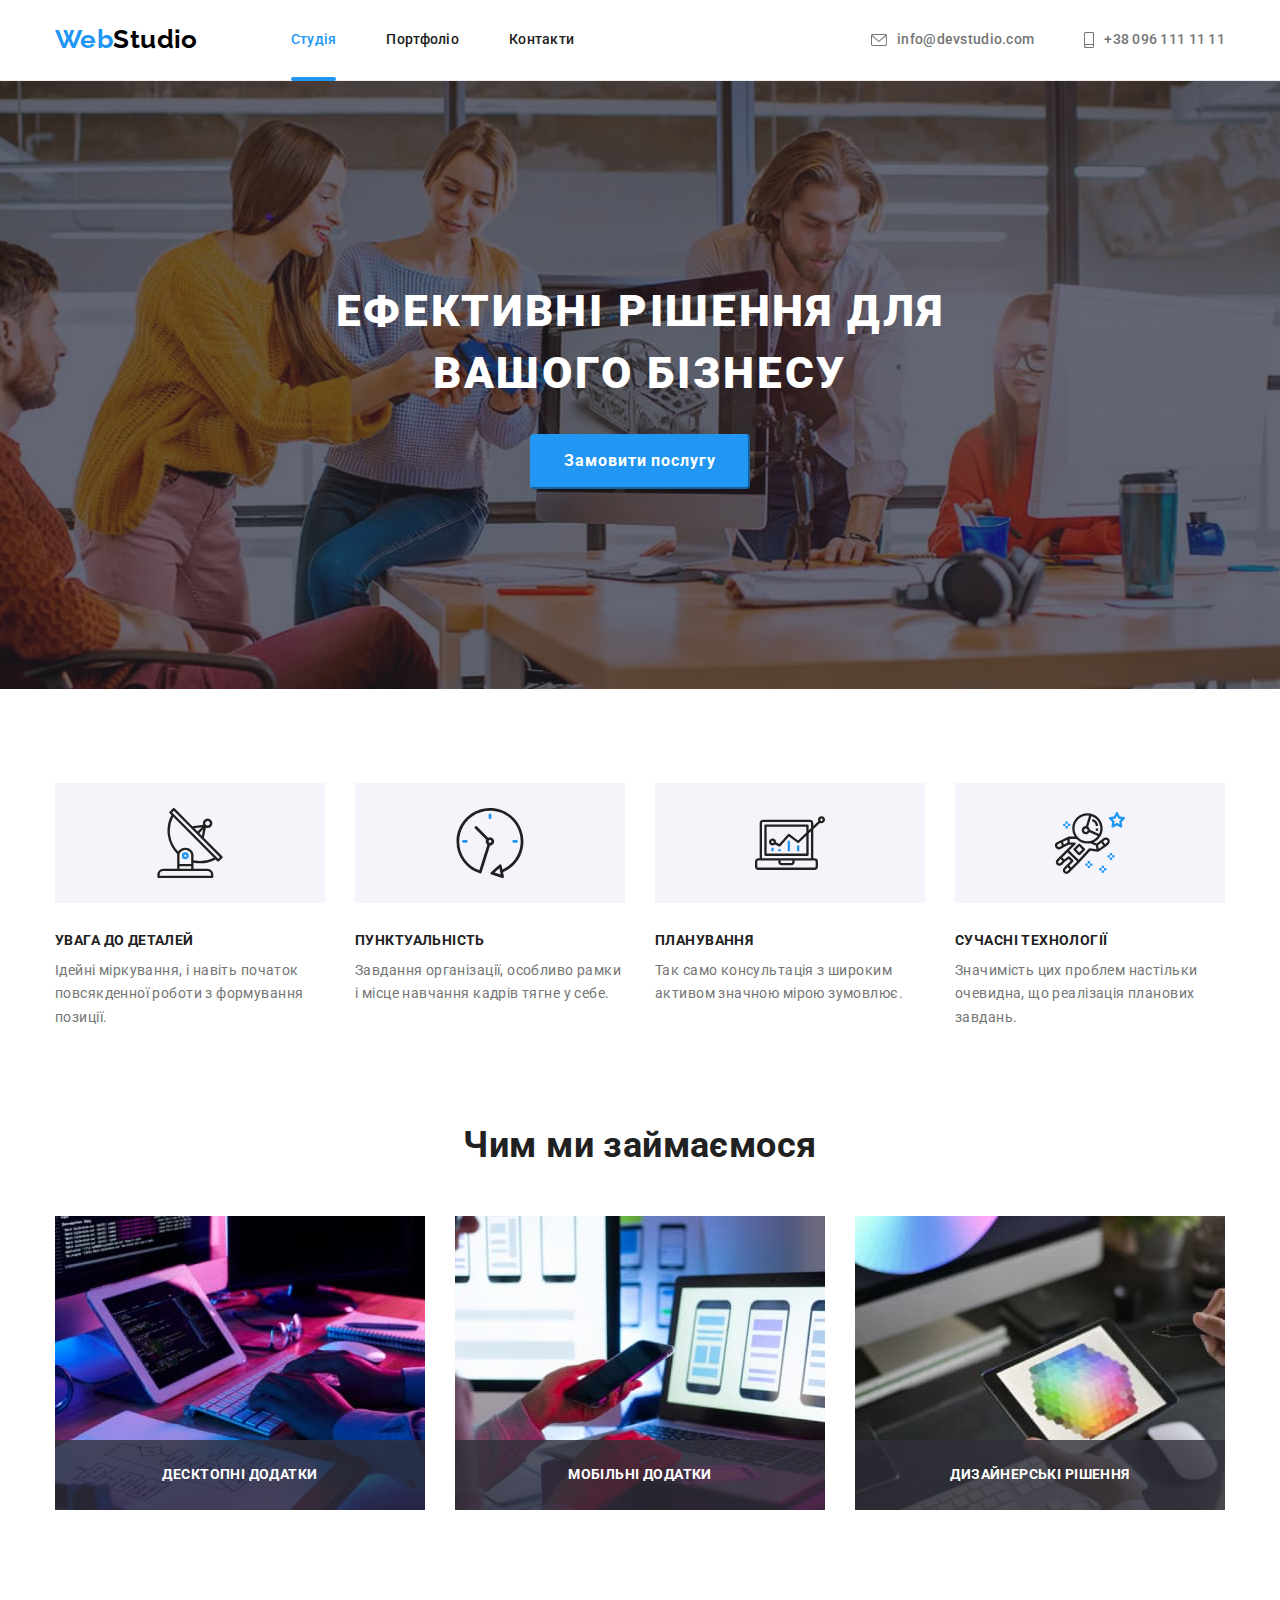
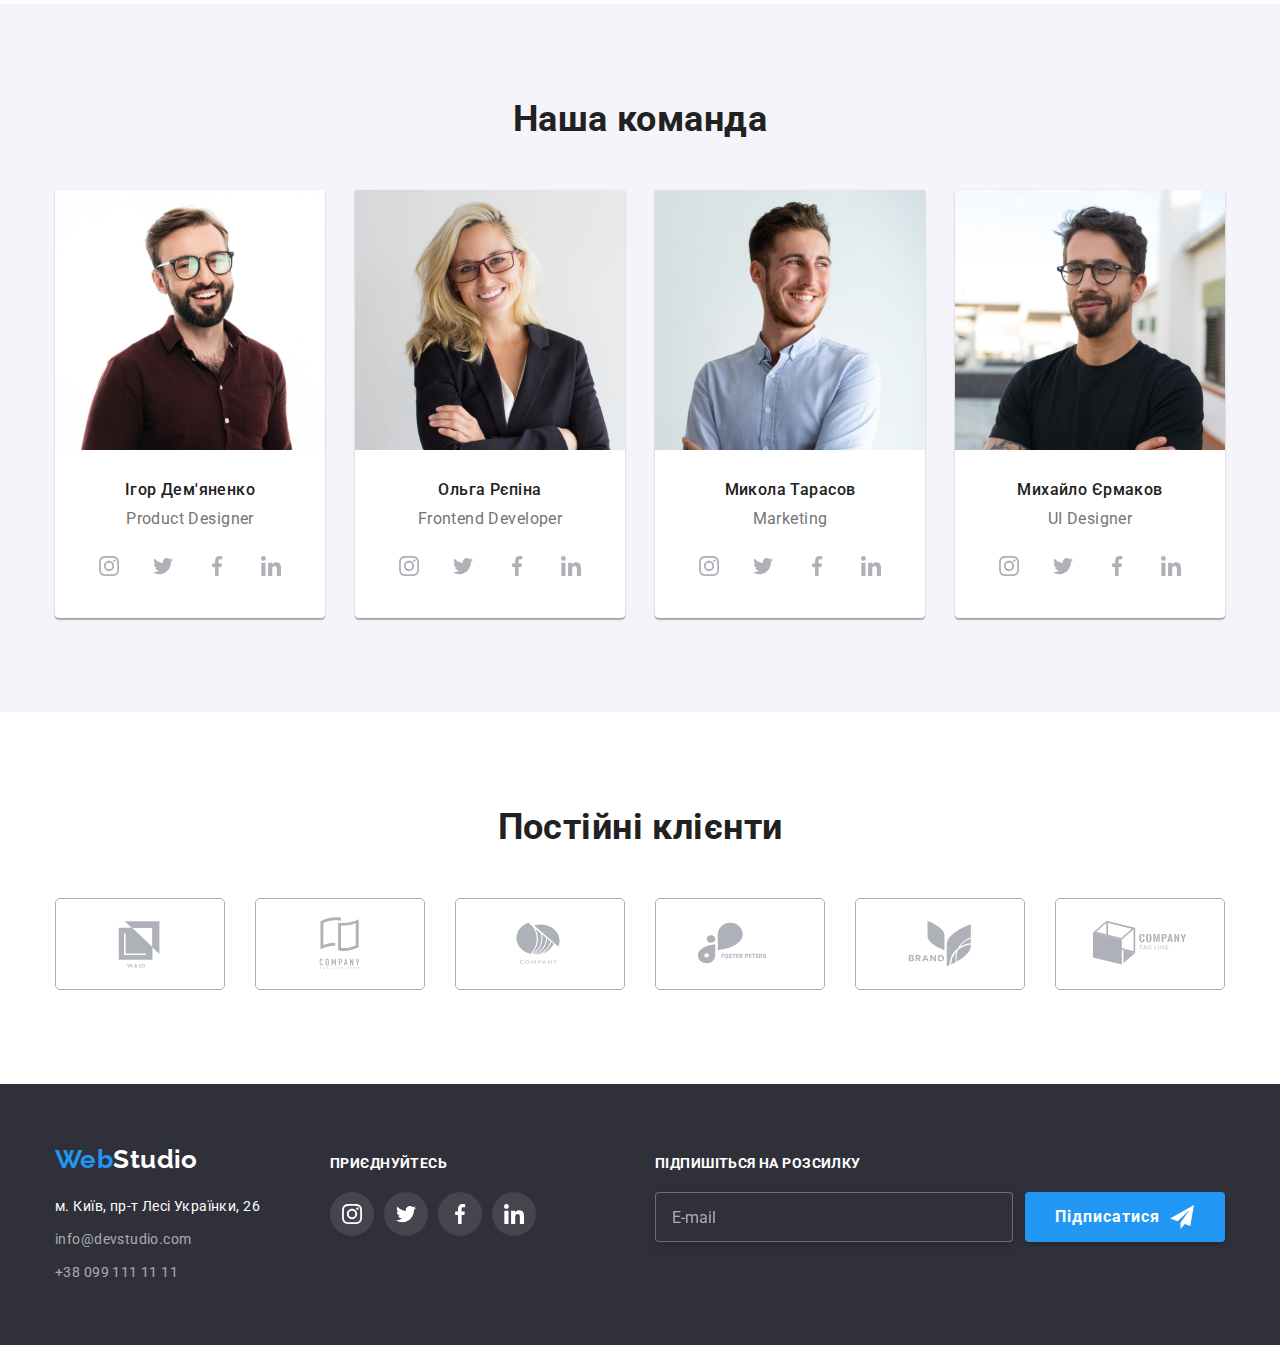
<file: index.html>
<!DOCTYPE html>
<html lang="uk">
  <head>
    <meta charset="UTF-8" />
    <meta http-equiv="X-UA-Compatible" content="IE=edge" />
    <meta name="viewport" content="width=device-width, initial-scale=1.0" />
    <title>document</title>
    <link rel="preconnect" href="https://fonts.googleapis.com" />
    <link rel="preconnect" href="https://fonts.gstatic.com" crossorigin />
    <link
      href="https://fonts.googleapis.com/css2?family=Raleway:wght@700&family=Roboto:wght@400;500;700;900&display=swap"
      rel="stylesheet"
    />
    <link
      rel="stylesheet"
      href="https://cdnjs.cloudflare.com/ajax/libs/modern-normalize/1.1.0/modern-normalize.min.css"
    />
    <link rel="stylesheet" href="./css/styles.css" />
  </head>
  <body>
    <!-- Шапка сайту -->
    <header>
      <div class="container main-nav">
        <nav class="menu">
          <a href="index.html" class="logo-web"
            >Web<span class="logo-studio">Studio</span>
          </a>
          <ul class="menu-link">
            <li><a href="#" class="link current">Студія</a></li>
            <li><a href="./portfolio.html" class="link">Портфоліо</a></li>
            <li><a href="#" class="link">Контакти</a></li>
          </ul>
        </nav>
        <ul class="contacts">
          <li class="list-contacts-header">
            <a class="link-contacts-header" href="mailto:info@devstudio.com">
              <svg class="letter" aria-label="Іконка пошти" width="16px" height="12px">
              <use href="./images/icons.svg#icon-envelope"></use>  
             </svg>
               info@devstudio.com</a></li>
          <li class="list-contacts-header">
            <a class="link-contacts-header" href="tel:+380961111111">
              <svg class="smartphone" aria-label="Іконка телефону" width="10px" height="16px">
              <use  href="./images/icons.svg#icon-smartphone"></use> 
              </svg>
              +38 096 111 11 11</a>
            </li>
        </ul>
      </div>
    </header>
    <!-- Головний контент -->
    <main>
      <section class="main-content back-image">
        <div class="container">
          <h1 class="title">Ефективні рішення для вашого бізнесу</h1>
          <button class="main-button" type="button" data-modal-open>Замовити послугу</button>
        </div>
      </section>
      <section class="section-features">
        <div class="container">
          <h2 class="section-title visually-hidden">Наші переваги</h2>
          <ul class="list-features">
            <li class="item-features">
              <div class="icon-features">
                <svg aria-label="Іконка антени" width="70px" height="70px">
                  <use href="./images/icons.svg#icon-antenna-1"></use> 
                </svg> 
              </div>
              <h3>УВАГА ДО ДЕТАЛЕЙ</h3>
              <p>
                Ідейні міркування, і навіть початок повсякденної роботи з
                формування позиції.
              </p>
            </li>
            <li class="item-features">
              <div class="icon-features">
                <svg aria-label="Іконка годинника" width="70px" height="70px">
                  <use href="./images/icons.svg#icon-clock-1"></use>
                </svg>
              </div>
              <h3>ПУНКТУАЛЬНІСТЬ</h3>
              <p>
                Завдання організації, особливо рамки і місце навчання кадрів
                тягне у себе.
              </p>
            </li>
            <li class="item-features">
              <div class="icon-features">
                <svg aria-label="Іконка діаграми" width="70px" height="70px">
                  <use href="./images/icons.svg#icon-diagram-1"></use>
                </svg>
              </div>
              <h3>ПЛАНУВАННЯ</h3>
              <p>
                Так само консультація з широким активом значною мірою зумовлює.
              </p>
            </li>
            <li class="item-features">
              <div class="icon-features">
                <svg aria-label="Іконка космонавта" width="70px" height="70px">
                  <use href="./images/icons.svg#icon-astronaut-1"></use>
                </svg>
              </div>
              <h3>СУЧАСНІ ТЕХНОЛОГІЇ</h3>
              <p>
                Значимість цих проблем настільки очевидна, що реалізація
                планових завдань.
              </p>
            </li>
          </ul>
        </div>
      </section>
      <section class="section-work">
        <div class="container">
          <h2 class="section-title">Чим ми займаємося</h2>
          <ul class="work-list">
            <li>
              <div class="thumb-work">
              <img
                src="./images/box1.jpg"
                alt="програміст працює на компьютері"
                width="370"
              />
              <p class="thumb-work-text">ДЕСКТОПНІ ДОДАТКИ</p>
            </div>
            </li>
            <li>
              <div class="thumb-work">
                <img
                src="./images/box2.jpg"
                alt="програміст працює на телефоні та ноутбуці"
                width="370"
              />
                <p class="thumb-work-text">МОБІЛЬНІ ДОДАТКИ</p>
              </div>
            </li>
            <li>
              <div class="thumb-work">
                <img
                src="./images/box3.jpg"
                alt="програміст працює на планшеті"
                width="370"
              />
                <p class="thumb-work-text">ДИЗАЙНЕРСЬКІ РІШЕННЯ</p>
              </div>
              
            </li>
          </ul>
        </div>
      </section>
      <section class="section-team">
        <div class="container">
          <h2 class="section-title">Наша команда</h2>
          <ul class="list-team">
            <li class="list-item">
              <img
                src="./images/member1.jpg"
                alt="Фото Ігоря Демьяненко"
                width="270"
              />
              <div class="item-text">
              <h3>Ігор Дем'яненко</h3>
              <p>Product Designer</p>
              
              <ul class="social-list-team">
              <li class="social-item-team">
                <a href="" class="social-link-team">
                  <svg class="icon-insta" aria-label="Іконка інстаграмм" width="20px" height="20px">
                    <use href="./images/icons.svg#icon-instagram-2"></use>    
                  </svg>
                </a>
              </li>
              <li class="social-item-team">
                <a href="" class="social-link-team">
                  <svg class="icon-twitt" aria-label="Іконка твіттер" width="20px" height="20px">
                   <use href="./images/icons.svg#icon-twitter"></use> 
                  </svg>
                </a>
              </li>
              <li class="social-item-team">
                <a href="" class="social-link-team">
                  <svg class="icon-face" aria-label="Іконка фейсбук" width="20px" height="20px">
                    <use href="./images/icons.svg#icon-facebook-1"></use>
                  </svg>
                </a>
              </li>
              <li class="social-item-team">
                <a href="" class="social-link-team">
                  <svg class="icon-linked" aria-label="Іконка лінкед-ін" width="20px" height="20px">
                    <use href="./images/icons.svg#icon-linkedin-1"></use>
                  </svg>
                </a>
              </li>
              </ul>
            </div>
            </li>
            <li class="list-item">
              <img
                src="./images/member2.jpg"
                alt="Фото Ірини Рєпіної"
                width="270"
              />
              <div class="item-text">
              <h3>Ольга Рєпіна</h3>
              <p>Frontend Developer</p>
              
              <ul class="social-list-team">
                <li class="social-item-team">
                  <a href="" class="social-link-team">
                    <svg class="icon-insta" aria-label="Іконка інстаграмм" width="20px" height="20px">
                      <use href="./images/icons.svg#icon-instagram-2"></use>    
                    </svg>
                  </a>
                </li>
                <li class="social-item-team">
                  <a href="" class="social-link-team">
                    <svg class="icon-twitt" aria-label="Іконка твіттер" width="20px" height="20px">
                     <use href="./images/icons.svg#icon-twitter"></use> 
                    </svg>
                  </a>
                </li>
                <li class="social-item-team">
                  <a href="" class="social-link-team">
                    <svg class="icon-face" aria-label="Іконка фейсбук" width="20px" height="20px">
                      <use href="./images/icons.svg#icon-facebook-1"></use>
                    </svg>
                  </a>
                </li>
                <li class="social-item-team">
                  <a href="" class="social-link-team">
                    <svg class="icon-linked" aria-label="Іконка лінкед-ін" width="20px" height="20px">
                      <use href="./images/icons.svg#icon-linkedin-1"></use>
                    </svg>
                  </a>
                </li>
                </ul>
              </div>
            </li>
            <li class="list-item">
              <img
                src="./images/member3.jpg"
                alt="Фото Миколи Тарасова"
                width="270"
              />
              <div class="item-text">
              <h3>Микола Тарасов</h3>
              <p>Marketing</p>
              
              <ul class="social-list-team">
                <li class="social-item-team">
                  <a href="" class="social-link-team">
                    <svg class="icon-insta" aria-label="Іконка інстаграмм" width="20px" height="20px">
                      <use href="./images/icons.svg#icon-instagram-2"></use>    
                    </svg>
                  </a>
                </li>
                <li class="social-item-team">
                  <a href="" class="social-link-team">
                    <svg class="icon-twitt" aria-label="Іконка твіттер" width="20px" height="20px">
                     <use href="./images/icons.svg#icon-twitter"></use> 
                    </svg>
                  </a>
                </li>
                <li class="social-item-team">
                  <a href="" class="social-link-team">
                    <svg class="icon-face" aria-label="Іконка фейсбук" width="20px" height="20px">
                      <use href="./images/icons.svg#icon-facebook-1"></use>
                    </svg>
                  </a>
                </li>
                <li class="social-item-team">
                  <a href="" class="social-link-team">
                    <svg class="icon-linked" aria-label="Іконка лінкед-ін" width="20px" height="20px">
                      <use href="./images/icons.svg#icon-linkedin-1"></use>
                    </svg>
                  </a>
                </li>
                </ul>
              </div>
            </li>
            <li class="list-item">
              <img
                src="./images/member4.jpg"
                alt="Фото Михайла Єрмакова"
                width="270"
              />
              <div class="item-text">
              <h3>Михайло Єрмаков</h3>
              <p>UI Designer</p>
              
              <ul class="social-list-team">
                <li class="social-item-team">
                  <a href="" class="social-link-team">
                    <svg class="icon-insta" aria-label="Іконка інстаграмм" width="20px" height="20px">
                      <use href="./images/icons.svg#icon-instagram-2"></use>    
                    </svg>
                  </a>
                </li>
                <li class="social-item-team">
                  <a href="" class="social-link-team">
                    <svg class="icon-twitt" aria-label="Іконка твіттер" width="20px" height="20px">
                     <use href="./images/icons.svg#icon-twitter"></use> 
                    </svg>
                  </a>
                </li>
                <li class="social-item-team">
                  <a href="" class="social-link-team">
                    <svg class="icon-face" aria-label="Іконка фейсбук" width="20px" height="20px">
                      <use href="./images/icons.svg#icon-facebook-1"></use>
                    </svg>
                  </a>
                </li>
                <li class="social-item-team">
                  <a href="" class="social-link-team">
                    <svg class="icon-linked" aria-label="Іконка лінкед-ін" width="20px" height="20px">
                      <use href="./images/icons.svg#icon-linkedin-1"></use>
                    </svg>
                  </a>
                </li>
                </ul>
              </div>
            </li>
          </ul>
        </div>
      </section>
      <section class="section-clients">
        <div class="container">
      <h2 class="section-title">Постійні клієнти</h2>
      <ul class="list-clients">
      <li class="item-clients">
        <a class="link-clients" href="">
          <svg class="icon logo1" width="106px" height="60px">
            <use href="./images/icons.svg#icon-logo1"></use>
          </svg>
        </a>
      </li>
      <li class="item-clients">
        <a class="link-clients" href="">
          <svg class="icon logo2" width="106px" height="60px">
            <use href="./images/icons.svg#icon-logo2"></use>
          </svg>
        </a>
      </li>
      <li class="item-clients">
        <a class="link-clients" href="">
          <svg class="icon logo3" width="106px" height="60px">
            <use href="./images/icons.svg#icon-logo3"></use>
          </svg>
        </a>
      </li>
      <li class="item-clients">
        <a class="link-clients" href="">
          <svg class="icon logo4" width="106px" height="60px">
            <use href="./images/icons.svg#icon-logo4"></use>
          </svg>
        </a>
      </li>
      <li class="item-clients">
        <a class="link-clients" href="">
          <svg class="icon logo5" width="106px" height="60px">
            <use href="./images/icons.svg#icon-logo5"></use>
          </svg>
        </a>
      </li>
      <li class="item-clients">
        <a class="link-clients" href="">
          <svg class="icon logo6" width="106px" height="60px">
            <use href="./images/icons.svg#icon-logo6"></use>
          </svg>
        </a>
      </li>
      </ul>
        </div>
      </section>
    </main>
    <!-- Підвал -->
    <footer class="back-footer">
      <div class="container footer">
        <div>
        <a href="index.html" class="logo-web-footer"
          >Web<span class="logo-footer">Studio</span>
        </a>
        <address class="footer-contacts">
          <ul class="list-contacts">
            <li class="item-footer">
              <a
                href="https://goo.gl/maps/CPtrU1FHBa2aNyZL9"
                target="_blank"
                rel="noopener noreferrer nofollow"
                >м. Київ, пр-т Лесі Українки, 26</a
              >
            </li>
            <li class="item-footer">
              <a class="mail" href="mailto:info@devstudio.com">
                info@devstudio.com</a
              >
            </li>
            <li class="item-footer">
              <a class="tell" href="tel:+380991111111">+38 099 111 11 11</a>
            </li>
          </ul>
        </address>
        </div>
        <div class="social-footer">
          <p class="social-text-footer">ПРИЄДНУЙТЕСЬ</p>
          <ul class="social-list-footer">
            <li class="social-item-footer">
              <a href="" class="social-link-footer">
                <svg class="icon-insta" aria-label="Іконка інстаграмм" width="20px" height="20px">
                  <use href="./images/icons.svg#icon-instagram-2"></use>    
                </svg>
              </a>
            </li>
            <li class="social-item-team">
              <a href="" class="social-link-footer">
                <svg class="icon-twitt" aria-label="Іконка твіттер" width="20px" height="20px">
                 <use href="./images/icons.svg#icon-twitter"></use> 
                </svg>
              </a>
            </li>
            <li class="social-item-team">
              <a href="" class="social-link-footer">
                <svg class="icon-face" aria-label="Іконка фейсбук" width="20px" height="20px">
                  <use href="./images/icons.svg#icon-facebook-1"></use>
                </svg>
              </a>
            </li>
            <li class="social-item-team">
              <a href="" class="social-link-footer">
                <svg class="icon-linked" aria-label="Іконка лінкед-ін" width="20px" height="20px">
                  <use href="./images/icons.svg#icon-linkedin-1"></use>
                </svg>
              </a>
            </li>
            </ul>
        </div>
        <form class="footer-form" name="form-footer" autocomplete="on">
          <p class="form-title">
            ПІДПИШІТЬСЯ НА РОЗСИЛКУ
          </p> 
          <div class="footer-form-send">
          <label for="user-email">  
          <input type="email" name="user-email" placeholder="E-mail" id="user-email" class="form-email"></label>
          <button type="submit" class="form-btn">Підписатися
            <svg class="icon-btn-form">
              <use href="./images/icons.svg#icon-send"></use>
            </svg>
          </button>
          </div>
        </form>
      </div>
    </footer>
    <div class="backdrop is-hidden" data-modal>
      <div class="modal-studio">
        <button class="button-modal" type="button" data-modal-close>
        <svg class="icon-modal" aria-label="Кнопка закриття" width="18px" height="18px">
          <use href="./images/icons.svg#icon-close-black"></use>
        </svg>
      </button>
      <p class="form-modal-title">Залиште свої дані, ми вам передзвонимо</p>
      <form name="form-modal" autocomplete="on">
        
        <label class="field-label"> <span class="label-description">Ім'я</span>
        <span class="form-container">
        <input class="form-input" type="text" name="user-name" required>
        <svg class="icon-form-input" aria-label="Іконка чоловіка" width="18px" height="18px">
          <use href="./images/icons.svg#icon-person-black"></use>
        </svg>
        </span>
        </label>
                
          <label class="field-label"> <span class="label-description">Телефон</span>
            <span class="form-container">
          <input class="form-input" type="tel" name="user-tel" required>
          <svg class="icon-form-input" aria-label="Іконка чоловіка" width="18px" height="18px">
            <use href="./images/icons.svg#icon-phone-black"></use>
          </svg>
          </span>
        </label>
          
            <label class="field-label"> <span class="label-description">Пошта</span>
              <span class="form-container">
              <input class="form-input" type="email" name="user-email" required>
              <svg class="icon-form-input" aria-label="Іконка чоловіка" width="18px" height="18px">
                <use href="./images/icons.svg#icon-email-black"></use>
              </svg>
              </span>
            </label>
            
            <label class="textarea-label">
              <span class="label-description">Коментар</span>
              <textarea class="feedback" name="feedback-user" placeholder="Введіть текст"></textarea>
            </label>
            
              <label class="agreement-label" >
                <input class="agreement-input visually-hidden" type="checkbox" name="user-agreement" value="agreement" required>
                Погоджуюся з розсилкою та приймаю  &nbsp <a class="agreement-link" href="">Умови договору</a>
                <svg class="icon-agreement" aria-label="Іконка згоди" width="16px" height="15px">
                  <use class="icon-vector" href="./images/icons.svg#icon-vector"></use>
                </svg>
              </label>
            <button class="form-modal-btn" type="submit">Відправити</button>
      </form>
      </div>
    </div>
    <script src="./JS/modal.js"></script>
  </body>
</html>
</file>
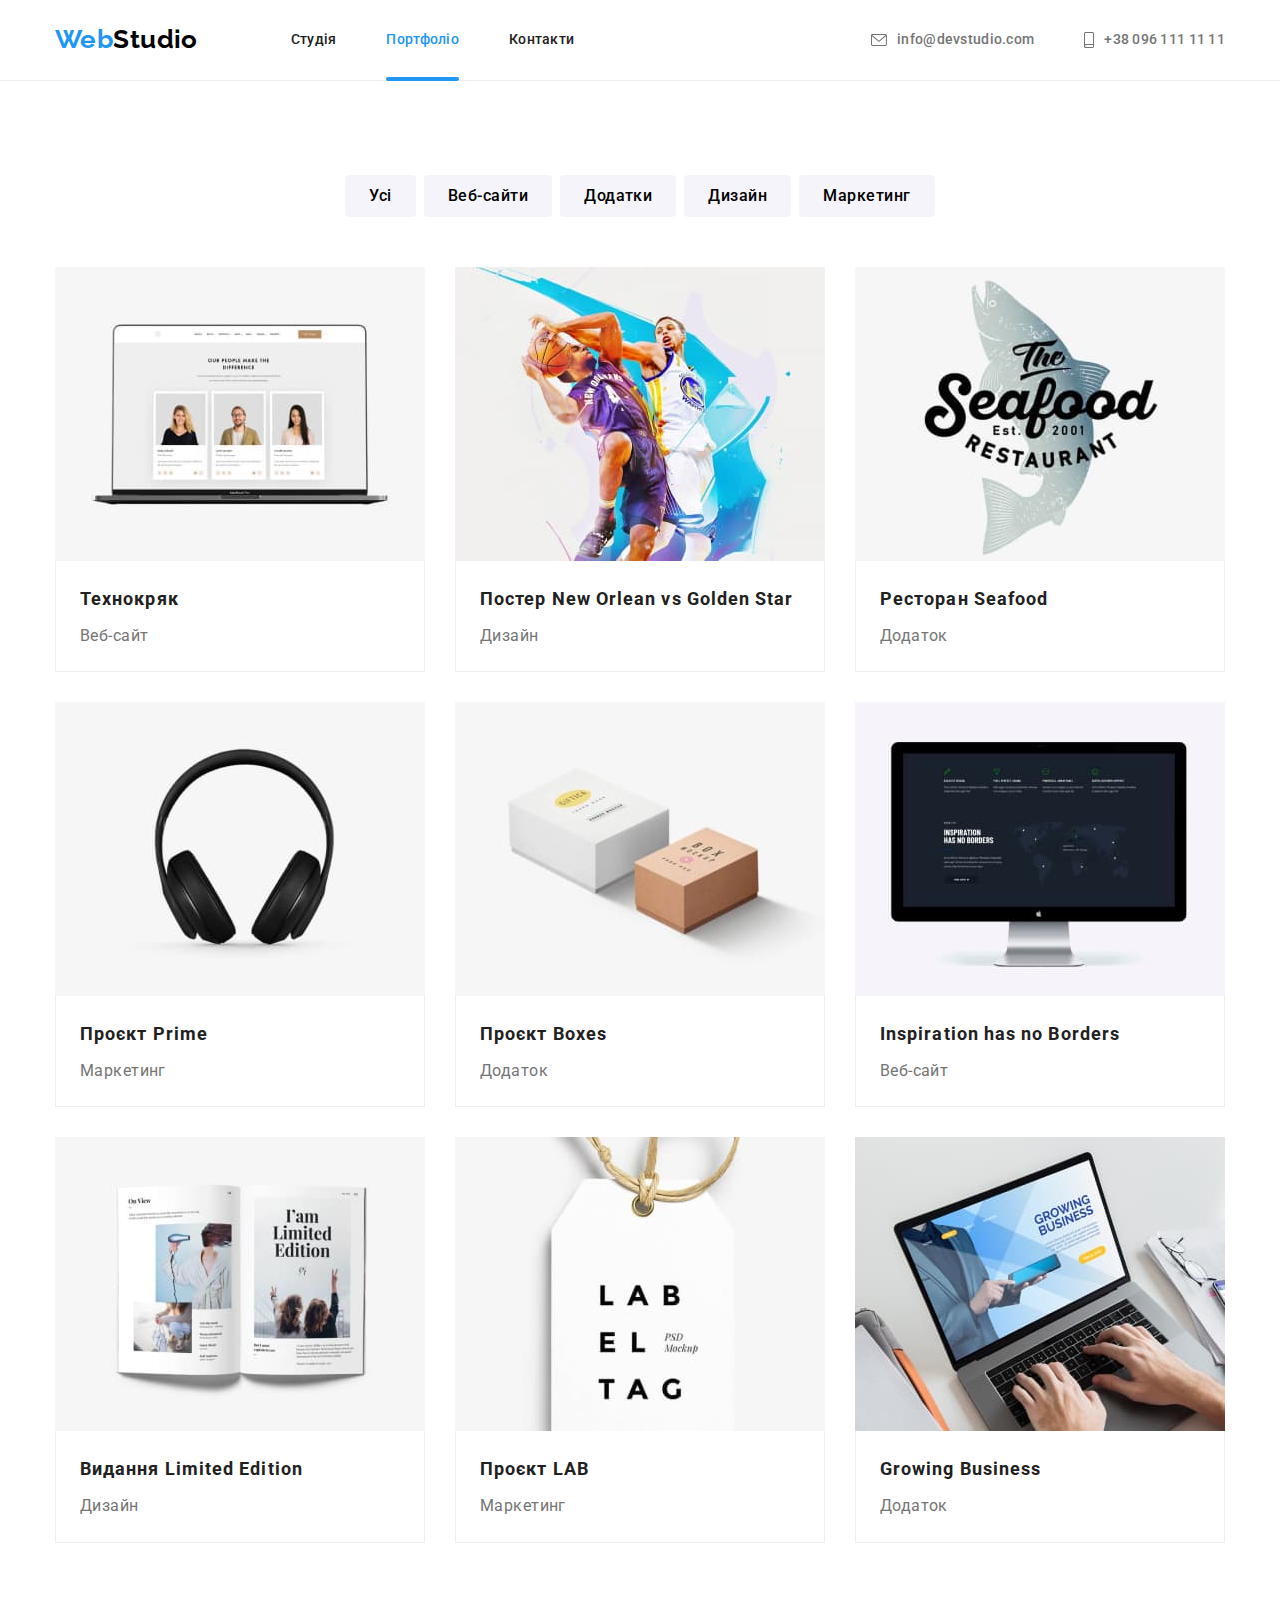
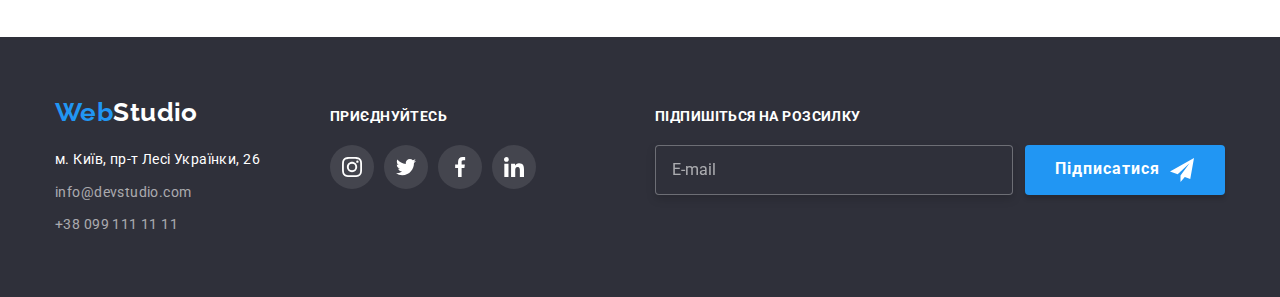
<file: portfolio.html>
<!DOCTYPE html>
<html lang="uk">
  <head>
    <meta charset="UTF-8" />
    <meta http-equiv="X-UA-Compatible" content="IE=edge" />
    <meta name="viewport" content="width=device-width, initial-scale=1.0" />
    <title>Portfolio</title>
    <link rel="preconnect" href="https://fonts.googleapis.com" />
    <link rel="preconnect" href="https://fonts.gstatic.com" crossorigin />
    <link
      href="https://fonts.googleapis.com/css2?family=Raleway:wght@700&family=Roboto:wght@400;500;700;900&display=swap"
      rel="stylesheet"
    />
    <link
      rel="stylesheet"
      href="https://cdnjs.cloudflare.com/ajax/libs/modern-normalize/1.1.0/modern-normalize.min.css"
    />
    <link rel="stylesheet" href="./css/styles.css" />
  </head>
  <body>
    <!-- Шапка сайту -->
    <header class="main-navigation">
      <div class="container main-nav">
        <nav class="menu">
          <a href="index.html" class="logo-web"
            >Web<span class="logo-studio">Studio</span>
          </a>
          <ul class="menu-link">
            <li><a href="./index.html" class="link">Студія</a></li>
            <li><a href="#" class="link current">Портфоліо</a></li>
            <li><a href="#" class="link">Контакти</a></li>
          </ul>
        </nav>
        <ul class="contacts">
          <li class="list-contacts-header">
            <a class="link-contacts-header" href="mailto:info@devstudio.com">
              <svg class="letter" aria-label="Іконка пошти" width="16px" height="12px">
              <use href="./images/icons.svg#icon-envelope"></use>  
             </svg>
               info@devstudio.com</a></li>
          <li class="list-contacts-header">
            <a class="link-contacts-header" href="tel:+380961111111">
              <svg class="smartphone" aria-label="Іконка телефону" width="10px" height="16px">
              <use href="./images/icons.svg#icon-smartphone"></use>
            </svg>
              +38 096 111 11 11</a>
            </li>
        </ul>
      </div>
    </header>

    <!-- <Головний контент> -->
    <main>
      <section class="section-main">
        <div class="container">
          <h1 class="visually-hidden">Портфоліо</h1>
          <ul class="button-nav">
            <li class="button-list">
              <button type="button" class="button-item">Усі</button>
            </li>
            <li class="button-list">
              <button type="button" class="button-item">Веб-сайти</button>
            </li>
            <li class="button-list">
              <button type="button" class="button-item">Додатки</button>
            </li>
            <li class="button-list">
              <button type="button" class="button-item">Дизайн</button>
            </li>
            <li class="button-list">
              <button type="button" class="button-item">Маркетинг</button>
            </li>
          </ul>

          <ul class="list-portfolio">
            <li class="portfolio-item">
              <a class="portfolio-link" href="">
              <div class="overlay-portfolio">  
              <img src="./images/project1.jpg" alt="Ноутбук" width="370" />
              <p class="overlay-text">Ресурс пропонує комплексні пропозиції з різним рівнем функціоналу та сервісів. 
                Все це дозволить відвідувачу отримати вичерпні відомості про компанію чи приватну особу.</p>
              </div>
              <div class="text-item">
              <h2>Технокряк</h2>
              <p>Веб-сайт</p>
              </div>
              </a>
            </li>
            <li class="portfolio-item">
              <a class="portfolio-link" href="">
              <div class="overlay-portfolio">
                <img
                src="./images/project2.jpg"
                alt="Баскетболісти"
                width="370"
              />
              <p class="overlay-text">Ресурс пропонує комплексні пропозиції з різним рівнем функціоналу та сервісів. 
                Все це дозволить відвідувачу отримати вичерпні відомості про компанію чи приватну особу.</p>
              </div>
              <div class="text-item">
              <h2>Постер New Orlean vs Golden Star</h2>
              <p>Дизайн</p>
              </div>
              </a>
            </li>
            <li class="portfolio-item">
              <a class="portfolio-link" href="">
                <div class="overlay-portfolio">
              <img src="./images/project3.jpg" alt="Риба" width="370" />
              <p class="overlay-text">Ресурс пропонує комплексні пропозиції з різним рівнем функціоналу та сервісів. 
                Все це дозволить відвідувачу отримати вичерпні відомості про компанію чи приватну особу.</p>
                </div>
              <div class="text-item">
              <h2>Ресторан Seafood</h2>
              <p>Додаток</p>
              </div>
              </a>
            </li>
            <li class="portfolio-item">
              <a class="portfolio-link" href="">
                <div class="overlay-portfolio">
              <img src="./images/project4.jpg" alt="Навушники" width="370" />
              <p class="overlay-text">Ресурс пропонує комплексні пропозиції з різним рівнем функціоналу та сервісів. 
                Все це дозволить відвідувачу отримати вичерпні відомості про компанію чи приватну особу.</p>
              </div>
              <div class="text-item">
              <h2>Проєкт Prime</h2>
              <p>Маркетинг</p>
              </div>
              </a>
            </li>
            <li class="portfolio-item">
              <a class="portfolio-link" href="">
                <div class="overlay-portfolio">
              <img src="./images/project5.jpg" alt="Коробки" width="370" />
              <p class="overlay-text">Ресурс пропонує комплексні пропозиції з різним рівнем функціоналу та сервісів. 
                Все це дозволить відвідувачу отримати вичерпні відомості про компанію чи приватну особу.</p>
              </div>
              <div class="text-item">
              <h2>Проєкт Boxes</h2>
              <p>Додаток</p>
              </div>
              </a>
            </li>
            <li class="portfolio-item">
              <a class="portfolio-link" href="">
              <div class="overlay-portfolio">
                <img src="./images/project6.jpg" alt="Монітор" width="370" />
                <p class="overlay-text">Ресурс пропонує комплексні пропозиції з різним рівнем функціоналу та сервісів. 
                  Все це дозволить відвідувачу отримати вичерпні відомості про компанію чи приватну особу.</p>
                </div>
              <div class="text-item">
              <h2>Inspiration has no Borders</h2>
              <p>Веб-сайт</p>
              </div>
              </a>
            </li>
            <li class="portfolio-item">
              <a class="portfolio-link" href="">
                <div class="overlay-portfolio">
              <img src="./images/project7.jpg" alt="Журнал" width="370" />
              <p class="overlay-text">Ресурс пропонує комплексні пропозиції з різним рівнем функціоналу та сервісів. 
                Все це дозволить відвідувачу отримати вичерпні відомості про компанію чи приватну особу.</p>
              </div>
              <div class="text-item">
              <h2>Видання Limited Edition</h2>
              <p>Дизайн</p>
              </div>
              </a>
            </li>
            <li class="portfolio-item">
              <a class="portfolio-link" href="">
                <div class="overlay-portfolio">
              <img src="./images/project8.jpg" alt="Лейба" width="370" />
              <p class="overlay-text">Ресурс пропонує комплексні пропозиції з різним рівнем функціоналу та сервісів. 
                Все це дозволить відвідувачу отримати вичерпні відомості про компанію чи приватну особу.</p>
              </div>
              <div class="text-item">
              <h2>Проєкт LAB</h2>
              <p>Маркетинг</p>
              </div>
              </a>
            </li>
            <li class="portfolio-item">
              <a class="portfolio-link" href="">
                <div class="overlay-portfolio">
              <img
                src="./images/project9.jpg"
                alt="Друк на ноутбуці"
                width="370"
              />
              <p class="overlay-text">Ресурс пропонує комплексні пропозиції з різним рівнем функціоналу та сервісів. 
                Все це дозволить відвідувачу отримати вичерпні відомості про компанію чи приватну особу.</p>
              </div>
              <div class="text-item">
              <h2>Growing Business</h2>
              <p>Додаток</p>
              </div>
              </a>
            </li>
          </ul>
        </div>
      </section>
    </main>
    <!-- Підвал -->
    <footer class="back-footer">
      <div class="container footer">
        <div>
        <a href="index.html" class="logo-web-footer"
          >Web<span class="logo-footer">Studio</span>
        </a>
        <address class="footer-contacts">
          <ul class="list-contacts">
            <li class="item-footer">
              <a
                href="https://goo.gl/maps/CPtrU1FHBa2aNyZL9"
                target="_blank"
                rel="noopener noreferrer nofollow"
                >м. Київ, пр-т Лесі Українки, 26</a
              >
            </li>
            <li class="item-footer">
              <a class="mail" href="mailto:info@devstudio.com">
                info@devstudio.com</a
              >
            </li>
            <li class="item-footer">
              <a class="tell" href="tel:+380991111111">+38 099 111 11 11</a>
            </li>
          </ul>
        </address>
        </div>
        <div class="social-footer">
          <p class="social-text-footer">ПРИЄДНУЙТЕСЬ</p>
          <ul class="social-list-footer">
            <li class="social-item-footer">
              <a href="" class="social-link-footer">
                <svg class="icon-insta" aria-label="Іконка інстаграмм" width="20px" height="20px">
                  <use href="./images/icons.svg#icon-instagram-2"></use>    
                </svg>
              </a>
            </li>
            <li class="social-item-team">
              <a href="" class="social-link-footer">
                <svg class="icon-twitt" aria-label="Іконка твіттер" width="20px" height="20px">
                 <use href="./images/icons.svg#icon-twitter"></use> 
                </svg>
              </a>
            </li>
            <li class="social-item-team">
              <a href="" class="social-link-footer">
                <svg class="icon-face" aria-label="Іконка фейсбук" width="20px" height="20px">
                  <use href="./images/icons.svg#icon-facebook-1"></use>
                </svg>
              </a>
            </li>
            <li class="social-item-team">
              <a href="" class="social-link-footer">
                <svg class="icon-linked" aria-label="Іконка лінкед-ін" width="20px" height="20px">
                  <use href="./images/icons.svg#icon-linkedin-1"></use>
                </svg>
              </a>
            </li>
            </ul>
        </div>
        <form class="footer-form" name="form-footer" autocomplete="on">
          <p class="form-title">
            ПІДПИШІТЬСЯ НА РОЗСИЛКУ
          </p> 
          <div class="footer-form-send">
          <label for="user-email">  
          <input type="email" name="user-email" placeholder="E-mail" id="user-email" class="form-email"></label>
          <button type="submit" class="form-btn">Підписатися
            <svg class="icon-btn-form">
              <use href="./images/icons.svg#icon-send"></use>
            </svg>
          </button>
          </div>
        </form>
      </div>
    </footer>
  </body>
</html>
</file>
<file: css/styles.css>
:root {
  --main-back: #ffffff;
  --main-col: #212121;
  --main-section: #2f303a;
  --accent-col: #2196f3;
  --text-col: #757575;
  --studio-head: #000000;
  --main-button-ac: #188ce8;
  --team-back: #f5f4fa;
  --foot-back: #2f303a;
  --portfolio-back: #f5f5f5;
  --border-headre: #ececec;
  --border-list: #eeeeee;
  --logo-clients: #afb1b8;
  --backdrop: rgba(0, 0, 0, 0.2);
  --form-text-color: rgba(255, 255, 255, 0.6);
}

body {
  background-color: var(--main-back);
  color: var(--main-col);
  font-family: Roboto, Raleway, sans-serif;
  font-style: normal;
  font-weight: 700;
  font-size: 14px;
  line-height: 1.14;
  letter-spacing: 0.03em;
}
header {
  border-bottom: 1px solid var(--border-headre);
}
a {
  margin: 0;
  text-decoration: none;
}
ul,
li {
  list-style: none;
  padding-left: 0;
  margin: 0;
}
img {
  display: block;
  max-width: 100%;
  height: auto;
}
.container {
  width: 1200px;
  padding-left: 15px;
  padding-right: 15px;
  margin-left: auto;
  margin-right: auto;
}
/* Navigation */
.main-nav,
.menu {
  display: flex;
  align-items: center;
}
.logo-web {
  color: var(--accent-col);
  font-family: Raleway, sans-serif;
  font-weight: 700;
  font-size: 26px;
  line-height: 1.2;
}
.logo-studio {
  color: var(--studio-head);
}
.menu-link {
  display: flex;
  margin-left: 93px;
}
.menu-link li:not(:last-child) {
  margin-right: 50px;
}

.link {
  display: block;
  padding-top: 32px;
  padding-bottom: 32px;
  color: var(--main-col);
  font-weight: 500;
  font-size: 14px;
  line-height: 1.14;
  letter-spacing: 0.02em;

  transition-property: color;
  transition-duration: 250ms;
  transition-timing-function: cubic-bezier(0.4, 0, 0.2, 1);
  /*   transition-delay: */
}
.link.current {
  position: relative;
  color: var(--accent-col);
}
.link.current::after {
  position: absolute;
  bottom: 0;
  left: 0;
  content: "";
  display: block;
  width: 100%;
  height: 4px;
  border-radius: 2px;
  background-color: var(--accent-col);
  transform: translateY(1px);
}
.menu-link a:hover,
.menu-link a:focus {
  color: var(--accent-col);
}
.link.current {
  color: var(--accent-col);
}
.contacts {
  display: flex;
  margin-left: auto;
}
.contacts li:not(:last-child) {
  margin-right: 50px;
}
.link-contacts-header {
  display: flex;
  padding-top: 32px;
  padding-bottom: 32px;
  font-weight: 500;
  font-size: 14px;
  line-height: 1.14;
  letter-spacing: 0.02em;
  align-items: center;
  color: var(--text-col);

  transition-property: color;
  transition-duration: 250ms;
  transition-timing-function: cubic-bezier(0.4, 0, 0.2, 1);
  /* transition: color 250ms cubic-bezier(0.4, 0, 0.2, 1) 250ms; */
}
.link-contacts-header:hover,
.link-contacts-header:focus {
  color: var(--accent-col);
}

.letter,
.smartphone {
  display: inline-flex;
  margin-right: 10px;
  fill: currentColor;

  transition-property: fill;
  transition-duration: 250ms;
  transition-timing-function: cubic-bezier(0.4, 0, 0.2, 1);
}

.letter:hover,
.smartphone:hover {
  fill: var(--accent-col);
}

/* Main */
.main-content {
  text-align: center;
  background-color: var(--main-section);
  color: var(--main-back);
  padding-top: 200px;
  padding-bottom: 200px;
}
.back-image {
  margin-left: auto;
  margin-right: auto;
  max-width: 1600px;
  background-image: linear-gradient(
      to right,
      rgba(47, 48, 58, 0.4),
      rgba(47, 48, 58, 0.4)
    ),
    url(../images/main.jpg);
  background-repeat: no-repeat;
  background-size: cover;
  background-position: center;
}

.title {
  width: 696px;
  font-weight: 900;
  font-size: 44px;
  line-height: 1.4;
  letter-spacing: 0.06em;
  text-transform: uppercase;
  margin-top: 0;
  margin-left: auto;
  margin-right: auto;
  margin-bottom: 30px;
}
.main-button {
  display: inline-block;
  border-radius: 4px;
  min-width: 216px;
  padding: 10px 32px;
  border-color: var(--accent-col);
  background-color: var(--accent-col);
  font-family: inherit;
  font-weight: 700;
  font-size: 16px;
  line-height: 1.9;
  letter-spacing: 0.06em;
  cursor: pointer;
  color: var(--main-back);

  transition: background-color 250ms cubic-bezier(0.4, 0, 0.2, 1),
    box-shadow 250ms cubic-bezier(0.4, 0, 0.2, 1);
}
.main-button:hover,
.main-button:focus {
  background: var(--main-button-ac);
  box-shadow: 0px 4px 4px rgba(0, 0, 0, 0.15);
}
/* Особливості */
p {
  margin: 0;
  color: var(--text-col);
}
.section-features {
  padding-top: 94px;
  padding-bottom: 94px;
}
.visually-hidden {
  position: absolute;
  white-space: nowrap;
  width: 1px;
  height: 1px;
  overflow: hidden;
  border: 0;
  padding: 0;
  clip: rect(0 0 0 0);
  clip-path: inset(50%);
  margin: -1px;
}
.section-title {
  font-size: 36px;
  line-height: 1.17;
  text-align: center;
}
.list-features {
  display: flex;
  gap: 30px;
}

.item-features {
  flex-basis: calc((100% - 30px) / 4);
}
.list-features h3 {
  font-size: 14px;
  line-height: 1.14;
  text-transform: uppercase;
  margin-top: 0;
  margin-bottom: 10px;
}
.list-features p {
  font-weight: 400;
  font-size: 14px;
  line-height: 1.7;
}
.icon-features {
  display: flex;
  width: 270px;
  height: 120px;
  justify-content: center;
  align-items: center;
  margin-bottom: 30px;
  background-color: var(--team-back);
}
/* Робота */
.section-work {
  padding-bottom: 94px;
}
.section-title {
  margin-top: 0;
  margin-bottom: 50px;
}
.work-list {
  display: flex;
}
.work-list li:not(:last-child) {
  margin-right: 30px;
}
.thumb-work {
  position: relative;
}
.thumb-work-text {
  position: absolute;
  bottom: 0;
  left: 0;
  display: flex;
  justify-content: center;
  align-items: center;
  width: 100%;
  height: 70px;
  color: var(--main-back);
  background-color: rgba(47, 48, 58, 0.8);
}
/* Команда */
.section-team {
  background-color: var(--team-back);
  padding-top: 94px;
  padding-bottom: 94px;
}
.section-title.team {
  margin-top: 0;
  margin-bottom: 50px;
}
.list-team {
  display: flex;
  text-align: center;
}
.list-item {
  background-color: var(--main-back);
  border-bottom: var(--text-col);
  box-shadow: 0px 1px 3px rgba(0, 0, 0, 0.12), 0px 1px 1px rgba(0, 0, 0, 0.14),
    0px 2px 1px rgba(0, 0, 0, 0.2);
  border-radius: 0px 0px 4px 4px;
}
.list-item:not(:last-child) {
  margin-right: 30px;
}
.item-text {
  padding-top: 30px;
  padding-bottom: 30px;
}
.list-team h3 {
  font-weight: 500;
  font-size: 16px;
  line-height: 1.19;
  margin-top: 0;
  margin-bottom: 10px;
}
.list-team p {
  font-weight: 400;
  font-size: 16px;
  line-height: 1.19;
  margin-bottom: 16px;
}
.social-list-team {
  display: flex;
  column-gap: 10px;
  justify-content: center;
}
.social-item-team {
  display: flex;
  width: 44px;
  height: 44px;
  align-items: center;
}

.social-link-team {
  display: flex;
  width: 100%;
  height: 100%;
  align-items: center;
  justify-content: center;
  fill: var(--logo-clients);

  transition-property: fill, background-color, border-radius;
  transition-duration: 250ms;
  transition-timing-function: cubic-bezier(0.4, 0, 0.2, 1);
}
.social-link-team:hover,
.social-link-team:focus {
  fill: var(--main-back);
  border-radius: 50%;
  background-color: var(--accent-col);
}

/* Clients */
.section-clients {
  padding-top: 94px;
  padding-bottom: 94px;
}
.list-clients {
  display: flex;
  margin-left: auto;
  margin-right: auto;
}
.item-clients {
  width: 170px;
  height: 92px;
}

.item-clients:not(:last-child) {
  margin-right: 30px;
}
.link-clients {
  display: flex;
  width: 100%;
  height: 100%;
  align-items: center;
  justify-content: center;
  border: 1px solid #afb1b8;
  border-radius: 5px;
  fill: var(--logo-clients);

  transition-property: fill, border-color;
  transition-duration: 250ms;
  transition-timing-function: cubic-bezier(0.4, 0, 0.2, 1);
}
.link-clients:hover,
.link-clients:focus {
  border-color: var(--accent-col);
  fill: var(--accent-col);
}

/* Footer */
.back-footer {
  padding-top: 60px;
  padding-bottom: 60px;
  background-color: var(--foot-back);
}
.container.footer {
  display: flex;
  align-items: baseline;
  column-gap: 70px;
}
.logo-web-footer,
.logo-footer {
  display: flex;
  width: 145px;
  height: 31px;
  margin-bottom: 20px;
}
.logo-web-footer {
  color: var(--accent-col);
  font-family: Raleway, sans-serif;
  font-weight: 700;
  font-size: 26px;
  line-height: 1.2;
}
.logo-footer {
  color: var(--main-back);
}

.footer-contacts a:hover,
.footer-contacts a:focus {
  border-color: var(--accent-col);
}
.list-contacts a {
  color: var(--main-back);
  font-style: normal;
  font-weight: 400;
  font-size: 14px;
  line-height: 1.7;

  transition: color 250ms cubic-bezier(0.4, 0, 0.2, 1);
}
.list-contacts a:hover {
  color: var(--accent-col);
}
.item-footer:not(:last-child) {
  margin-bottom: 9px;
}
.list-contacts .mail,
.list-contacts .tell {
  color: rgba(255, 255, 255, 0.6);
}

.social-text-footer {
  margin-top: 0;
  font-weight: 700;
  margin-bottom: 20px;
  color: var(--main-back);
}
.social-list-footer {
  display: flex;
  column-gap: 10px;
}
.social-item-footer {
  display: flex;
  width: 44px;
  height: 44px;
  align-items: center;
}
.social-link-footer {
  display: flex;
  width: 100%;
  height: 100%;
  align-items: center;
  justify-content: center;
  background-color: rgba(255, 255, 255, 0.1);
  border-radius: 50%;
  fill: var(--main-back);

  transition-property: background-color;
  transition-duration: 250ms;
  transition-timing-function: cubic-bezier(0.4, 0, 0.2, 1);
}
.social-link-footer:hover,
.social-link-footer:focus {
  background-color: var(--accent-col);
}
/* Form */
.footer-form {
  display: inline-block;
  width: 570px;
  margin-left: auto;
}
.form-title {
  margin-top: 0;
  font-weight: 700;
  margin-bottom: 20px;
  color: var(--main-back);
}
.footer-form-send {
  display: flex;
  align-items: center;
}
.form-email {
  width: 358px;
  height: 50px;
  padding-left: 16px;
  font-size: 16px;
  line-height: 1.2;
  border: 1px solid rgba(255, 255, 255, 0.3); 
  filter: drop-shadow(0px 4px 4px rgba(0, 0, 0, 0.15));
  border-radius: 4px; 
  background-color: var(--foot-back);
  color: var(--main-back);
}
.form-email::placeholder {
  color: var(--form-text-color);
}
.form-btn {
  display: inline-flex;
  width: 200px;
  height: 50px;
  margin-left: 12px;
  padding: 10px 28px;
  align-items: center;
  font-weight: 700;
  font-size: 16px;
  line-height: 1.9;
  letter-spacing: 0.06em;
  color: var(--main-back);
  background: #2196F3;
  box-shadow: 0px 4px 4px rgba(0, 0, 0, 0.15);
  border-radius: 4px;
  border-color: transparent; 
  cursor: pointer;

  transition: background-color 250ms cubic-bezier(0.4, 0, 0.2, 1),
    box-shadow 250ms cubic-bezier(0.4, 0, 0.2, 1);
}
.form-btn:hover,
.form-btn:focus {
  background: var(--main-button-ac);
  box-shadow: 0px 4px 4px rgba(0, 0, 0, 0.15); 
}
.icon-btn-form {
  width: 24px;
  height: 24px;
  margin-left: 10px;
  fill: var(--main-back);
}
/* Backdrop */
.backdrop {
  position: fixed;
  top: 0;
  left: 0;
  width: 100%;
  height: 100%;
  background-color: var(--backdrop);

  transition-property: opacity, visibility, pointer-events;
  transition-duration: 250ms;
  transition-timing-function: cubic-bezier(0.4, 0, 0.2, 1);
}
.modal-studio {
  position: absolute;
  width: 528px;
  top: 50%;
  left: 50%;
  padding: 40px;
  border-radius: 4px;
  background-color: var(--main-back);
  box-shadow: 0px 1px 3px rgba(0, 0, 0, 0.12), 0px 1px 1px rgba(0, 0, 0, 0.14),
    0px 2px 1px rgba(0, 0, 0, 0.2);

  transform: translate(-50%, -50%);
}
.button-modal {
  position: absolute;
  display: flex;
  align-items: center;
  justify-content: center;
  padding: 0;
  width: 30px;
  height: 30px;
  top: 8px;
  right: 8px;
  border: 1px solid rgba(0, 0, 0, 0.1);
  border-radius: 50%;
  background-color: transparent;
  cursor: pointer;
  transition: fill 250ms cubic-bezier(0.4, 0, 0.2, 1);
}
.button-modal:hover,
.button-modal:focus {
  fill: var(--accent-col);
}
.backdrop.is-hidden {
  opacity: 0;
  visibility: hidden;
  pointer-events: none;
}
/* Form */
.form-modal-title {
  font-size: 20px;
  line-height: 1.15;
  text-align: center;
  letter-spacing: 0.03em;
  margin-top: 0;
  margin-bottom: 12px;
  color: var(--main-col);
}
.field-label { 
  display: block;
  margin-bottom: 10px;
}
.label-description {
  display: block;
  font-weight: 400;
  font-size: 12px;
  line-height: 1.17;
  letter-spacing: 0.01em;
  margin-bottom: 4px;
  color: var(--text-col);
}
.form-container {
  display: block;
  position: relative;
}
.icon-form-input {
  position: absolute;
  top: 50%;
  left: 12px;
  transform: translateY(-50%);
  transition-property: fill;
  transition-duration: 250ms;
  transition-timing-function: cubic-bezier(0.4, 0, 0.2, 1);
}

.form-input {
  width: 100%;
  height: 40px;
  padding-left: 42px;
  border: 1px solid rgba(33, 33, 33, 0.2);
  border-radius: 4px;
  transition-property: border-color;
  transition-duration: 250ms;
  transition-timing-function: cubic-bezier(0.4, 0, 0.2, 1);
}
.form-input:focus {
  outline: none;
  border-color: var(--accent-col);
}
.form-input:focus + .icon-form-input {
  fill: var(--accent-col);
}
.textarea-label {
  display: block;
  margin-bottom: 20px;
}
.feedback {
  width: 100%;
  height: 120px;
  padding: 12px 16px;
  resize: none;
  border: 1px solid rgba(33, 33, 33, 0.2);
  border-radius: 4px;
  transition: border-color 250ms cubic-bezier(0.4, 0, 0.2, 1);
}
.feedback::placeholder {
  color: rgba(117, 117, 117, 0.5);
}
.feedback:focus {
  outline: none;
  border-color: var(--accent-col);
}

.agreement-label {
  position: relative;
  display: flex;
  width: 425px;
  justify-content: center;
  align-items: center;
  margin-left: auto;
  margin-right: auto;
  margin-bottom: 30px;
  padding-left: 8px;
  font-weight: 400;
  line-height: 1.7;
  color: var(--text-col);
}

.agreement-link {
  text-decoration: underline;
  color: var(--accent-col);
}
.icon-agreement {
  position: absolute;
  left: 0;
  top: 50%;
  border: 2px solid var(--main-col); 
  border-radius: 4px;
  transform: translateY(-50%);
}
.icon-vector {
  display: none;
  fill: var(--main-back);
}

.agreement-input:checked ~ .icon-agreement {
  background-color: var(--accent-col);
  border-color: transparent;
  transition: background-color 250ms cubic-bezier(0.4, 0, 0.2, 1);
}
.agreement-input:checked ~ .icon-agreement > .icon-vector {
  display: block;
}
.agreement-input:focus ~ .icon-agreement {
  box-shadow: 0 0 0 2px var(--accent-col);
  border-color: var(--accent-col);
}
.form-modal-btn {
  display: block;
  margin-left: auto;
  margin-right: auto;
  font-weight: 700;
  font-size: 16px;
  line-height: 1.9;
  letter-spacing: 0.06em;
  width: 200px;
  padding: 10px 52px;
  color: var(--main-back);
  background-color: var(--accent-col);
  border-radius: 4px;
  border-color: transparent;
  cursor: pointer;
  transition-property: background-color, box-shadow;
  transition-duration: 250ms;
  transition-timing-function: cubic-bezier(0.4, 0, 0.2, 1);
}
.form-modal-btn:hover,
.form-modal-btn:focus {
  background-color: var(--main-button-ac);
  box-shadow: 0px 4px 4px rgba(0, 0, 0, 0.15);
}
/* Portfolio */
.portfolio {
  color: var(--accent-col);
}

/* Main */
.section-main {
  background-color: var(--main-back);
  padding-top: 94px;
  padding-bottom: 94px;
}
.button-nav {
  display: flex;
  justify-content: center;
  margin: 0;
  margin-bottom: 50px;
}
.button-list:not(:last-child) {
  margin-right: 8px;
}
.button-item {
  padding: 6px 22px;
  border-radius: 4px;
  border-color: transparent;
  background-color: var(--team-back);
  font-family: inherit;
  font-weight: 500;
  font-size: 16px;
  line-height: 1.6;
  letter-spacing: 0.03em;
  cursor: pointer;

  transition-property: background-color, color, box-shadow;
  transition-duration: 250ms;
  transition-timing-function: cubic-bezier(0.4, 0, 0.2, 1);
}
.button-list .button-item:hover,
.button-list .button-item:focus {
  background-color: var(--accent-col);
  color: var(--main-back);
  box-shadow: 0px 3px 1px rgba(0, 0, 0, 0.1), 0px 1px 2px rgba(0, 0, 0, 0.08),
    0px 2px 2px rgba(0, 0, 0, 0.12);
}
.list-portfolio {
  display: flex;
  flex-wrap: wrap;
  gap: 30px;
}
.portfolio-item {
  flex-basis: calc((100% - 60px) / 3);
}
.portfolio-link {
  display: block;
  transition: box-shadow 250ms cubic-bezier(0.4, 0, 0.2, 1);
}
.portfolio-link:hover,
.portfolio-link:focus {
  box-shadow: 0px 1px 1px rgba(0, 0, 0, 0.12), 0px 4px 4px rgba(0, 0, 0, 0.06),
    1px 4px 6px rgba(0, 0, 0, 0.16);
}
.text-item {
  padding: 20px 24px;
  border-bottom: 1px solid var(--border-list);
  border-left: 1px solid var(--border-list);
  border-right: 1px solid var(--border-list);
}
.text-item h2 {
  font-size: 18px;
  line-height: 2;
  letter-spacing: 0.06em;
  margin-top: 0;
  margin-bottom: 4px;
  color: var(--main-col);
}
.text-item p {
  font-weight: 400;
  font-size: 16px;
  line-height: 1.9;
}
.overlay-portfolio {
  position: relative;
  overflow: hidden;
}
.overlay-text {
  position: absolute;
  width: 100%;
  height: 100%;
  top: 0;
  left: 0;
  padding: 63px 24px;
  overflow: hidden;
  font-weight: 400;
  font-size: 18px;
  line-height: 1.5;
  color: var(--main-back);
  background-color: rgba(33, 150, 243, 0.9);
  transform: translateY(101%);

  transition-property: transform;
  transition-duration: 250ms;
  transition-timing-function: cubic-bezier(0.4, 0, 0.2, 1);
}
.portfolio-link:hover .overlay-text,
.portfolio-link:focus .overlay-text {
  transform: translateY(0%);
}
</file>
